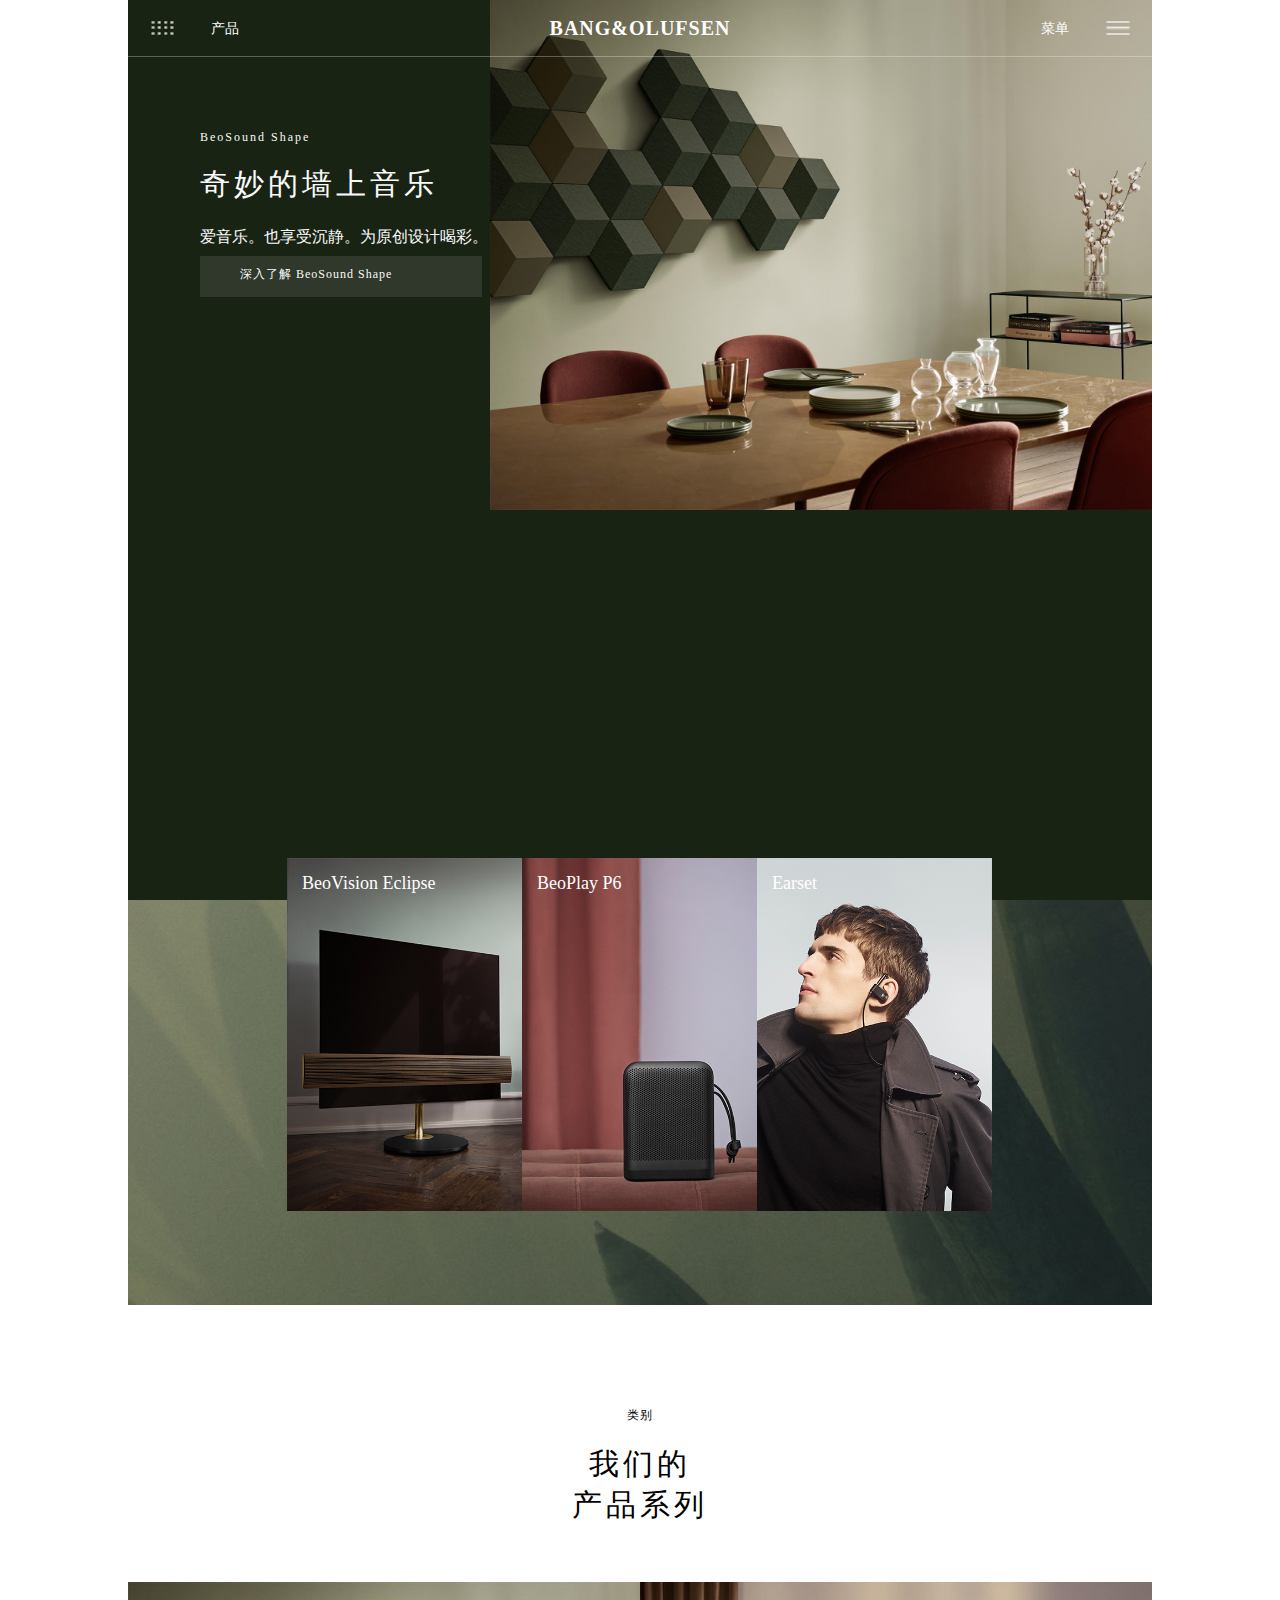
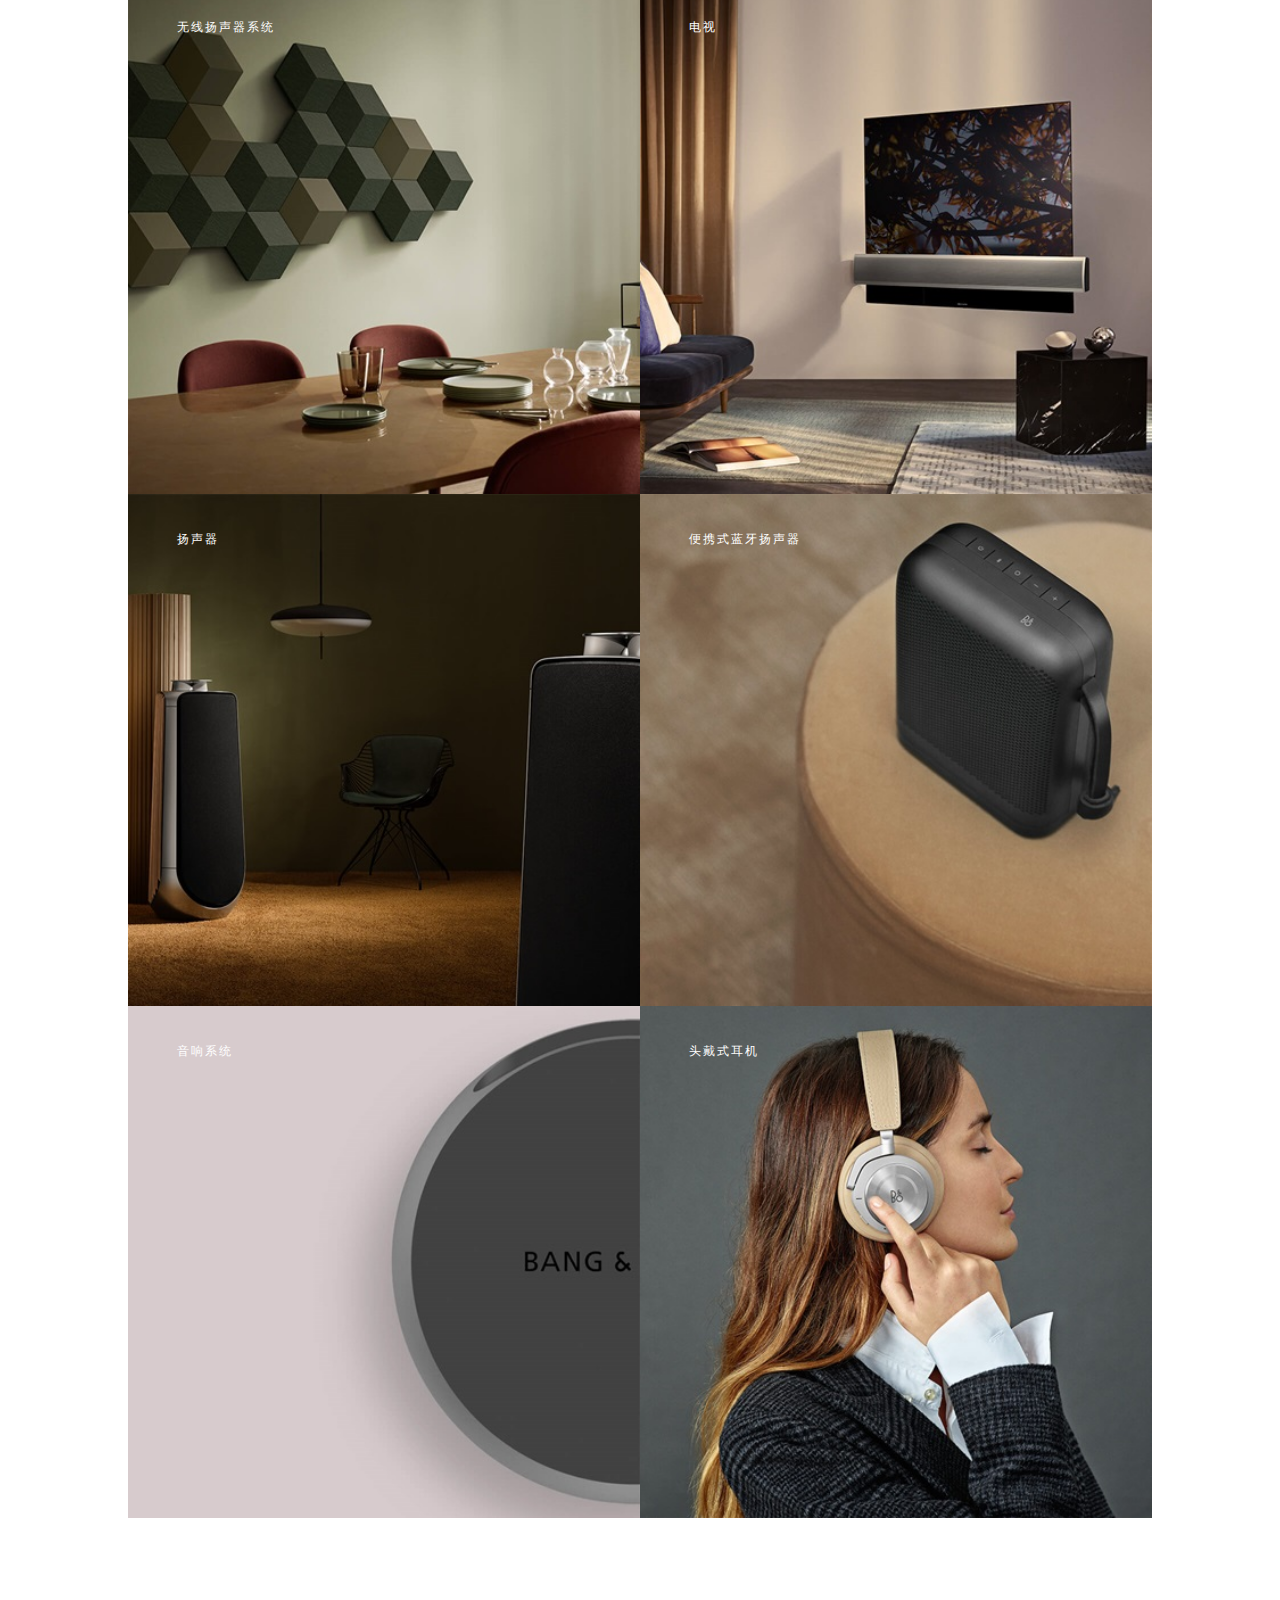
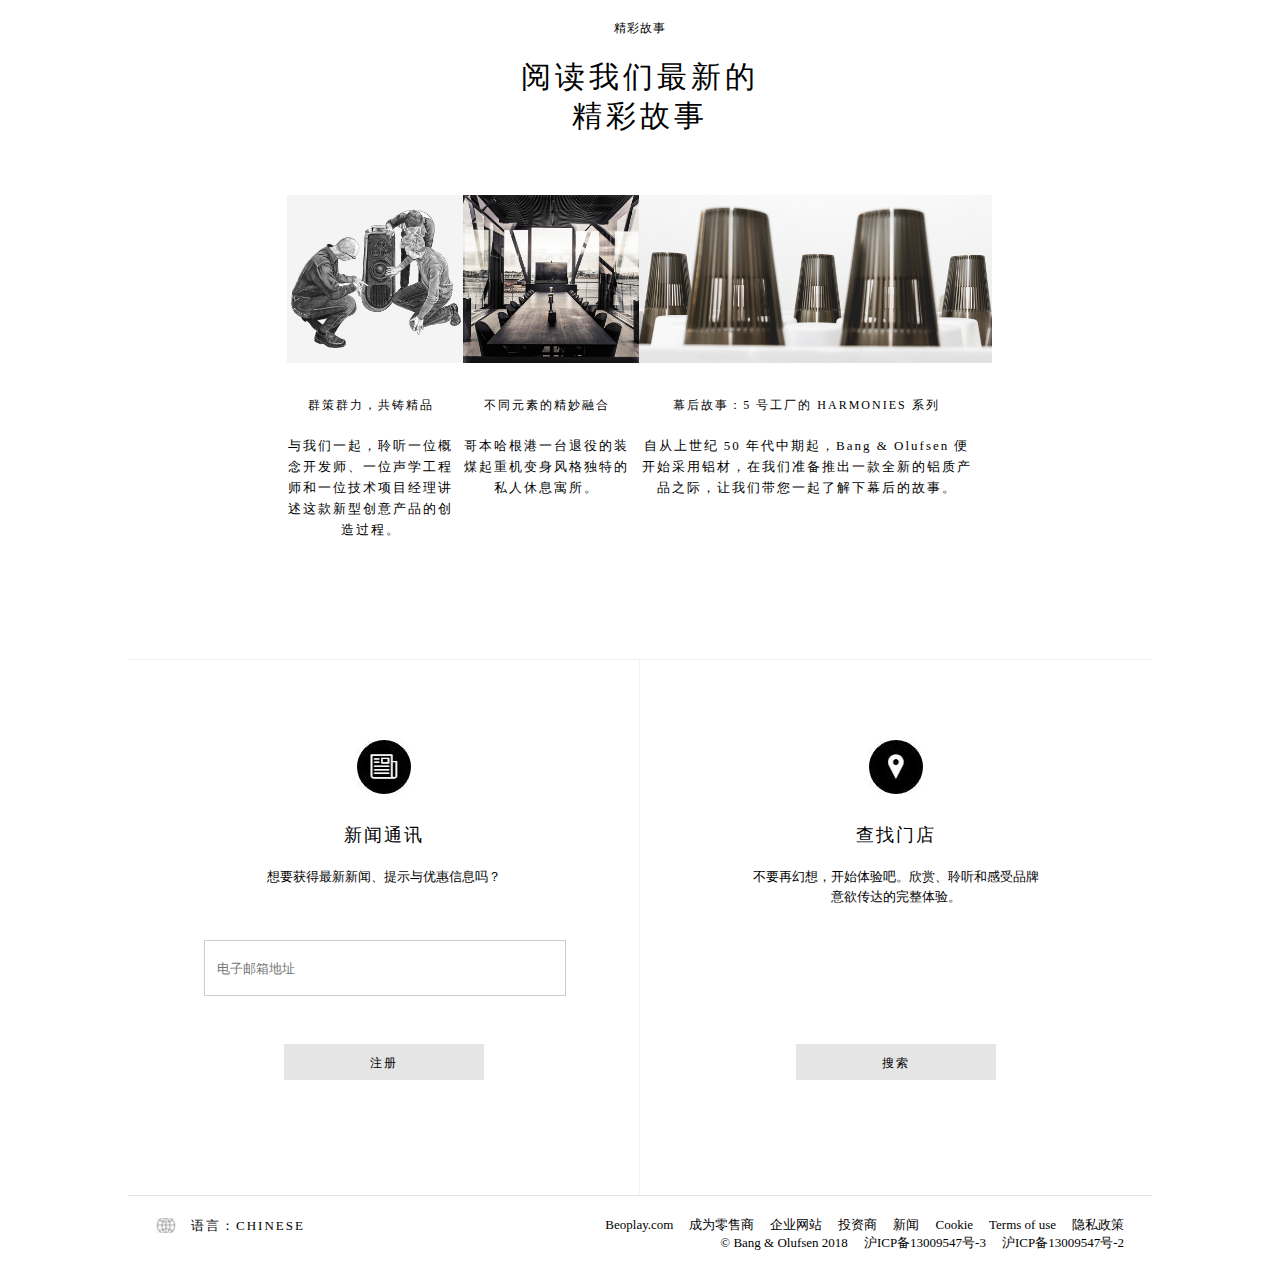
<file: index.html>
<!doctype html>
<html lang="en">
<head>
    <meta charset="UTF-8">
    <title>musics</title>
    <link rel="stylesheet" href="index.css">
</head>
<body>
<div class="whole">
    <div class="top-menu">
        <div class="menu-left">产品</div>
        <div class="menu-center">BANG&OLUFSEN</div>
        <div class="menu-right">菜单</div>
    </div>
    <div class="top">
        <div class="one-pic"></div>
        <div class="one-text">
            <div class="text-one">BeoSound Shape</div>
            <div class="text-two">奇妙的墙上音乐</div>
            <div class="text-three">爱音乐。也享受沉静。为原创设计喝彩。</div>
            <a href="#" class="text-four">深入了解 BeoSound Shape</a>
        </div>
    </div>
    <div class="banner">
        <div class="pro-box">
            <div class="product">
                <h4 class="pro-item">BeoVision Eclipse</h4>
                <img src="beovision-eclipse-frontpage-brass-smoked-oak-2.jpg" alt="" class="pro-pic">
            </div>
            <div class="product">
                <h4 class="pro-item">BeoPlay P6</h4>
                <img src="beoplay-p6-8.jpg" alt="" class="pro-pic">
            </div>
            <div class="product">
                <h4 class="pro-item">Earset</h4>
                <img src="earset-subtile1.jpg" alt="" class="pro-pic">
            </div>
        </div>
    </div>
    <div class="two-text">
        <h6 class="text-top">类别</h6>
        <h2 class="text-bottom">我们的<br>产品系列</h2>
    </div>
    <div class="pro-list">
        <div class="list"><h2 class="text-item">无线扬声器系统</h2></div>
        <div class="list"><h2 class="text-item">电视</h2></div>
        <div class="list"><h2 class="text-item">扬声器</h2></div>
        <div class="list"><h2 class="text-item">便携式蓝牙扬声器</h2></div>
        <div class="list"><h2 class="text-item">音响系统</h2></div>
        <div class="list"><h2 class="text-item">头戴式耳机</h2></div>
    </div>
    <div class="three-text">
        <h6 class="text-t">精彩故事</h6>
        <h2 class="text-b">阅读我们最新的<br>精彩故事</h2>
    </div>
    <div class="card">
        <div class="card-left">
            <div class="pic-left"></div>
            <div class="text-left">
                <h5 class="lt">群策群力，共铸精品</h5>
                <h5 class="lb">与我们一起，聆听一位概念开发师、一位声学工程师和一位技术项目经理讲述这款新型创意产品的创造过程。</h5>
            </div>
        </div>
        <div class="card-center">
            <div class="pic-center"></div>
            <div class="text-center">
                <h5 class="ct">不同元素的精妙融合</h5>
                <h5 class="cb">哥本哈根港一台退役的装煤起重机变身风格独特的私人休息寓所。</h5>
            </div>
        </div>
        <div class="card-right">
            <div class="pic-right"></div>
            <div class="text-right">
                <h5 class="rt">幕后故事：5 号工厂的 HARMONIES 系列</h5>
                <h5 class="rb">自从上世纪 50 年代中期起，Bang & Olufsen 便开始采用铝材，在我们准备推出一款全新的铝质产品之际，让我们带您一起了解下幕后的故事。</h5>
            </div>
        </div>
    </div>
    <div class="f-box">
        <div class="low">
            <div class="icon"></div>
            <h5>新闻通讯</h5>
            <h6>想要获得最新新闻、提示与优惠信息吗？</h6>
            <input type="text" placeholder="电子邮箱地址">
            <div class="fb">注册</div>
        </div>
        <div class="low">
            <div class="icon"></div>
            <h5>查找门店</h5>
            <h6>不要再幻想，开始体验吧。欣赏、聆听和感受品牌意欲传达的完整体验。</h6>
            <div class="fb">搜索</div>
        </div>
    </div>
    <div class="b-box">
        <div class="key-box">
            <a href="" class="language">语言：CHINESE</a>
        </div>
        <div class="key-box">
            <a href="" class="index-name">隐私政策</a>
            <a href="" class="index-name">Terms of use</a>
            <a href="" class="index-name">Cookie</a>
            <a href="" class="index-name">新闻</a>
            <a href="" class="index-name">投资商</a>
            <a href="" class="index-name">企业网站</a>
            <a href="" class="index-name">成为零售商</a>
            <a href="" class="index-name">Beoplay.com</a>
            <a href="" class="index-name">沪ICP备13009547号-2</a>
            <a href="" class="index-name">沪ICP备13009547号-3</a>
            <a href="" class="index-name">© Bang & Olufsen 2018</a>
        </div>
    </div>
</div>
</body>
</html>
</file>
<file: index.css>
* {
    margin: 0;
    box-sizing: border-box;
}

.whole {
    width: 1024px;
    margin: 0 auto;
    position: relative;
}

.top-menu {
    width: 100%;
    height: 57px;
    position: absolute;
    padding: 0 22px;
    display: flex;
    z-index: 2000;
    /*同行盒子排列*/
    justify-content: space-between;
    color: #fff;
    border-bottom: 1px rgba(250, 250, 250, 0.3) solid;
}

.menu-center {
    font-size: 20px;
    font-weight: 600;
    line-height: 57px;
    text-align: center;
    letter-spacing: 1px;

}

.menu-left, .menu-right {
    width: 150px;
    height: 100%;
    line-height: 57px;
    font-size: 14px;
    font-weight: 500;
    text-align: center;
}

.menu-left {
    background: url(left.jpg) no-repeat left center / 25px 16px;
}

.menu-right {
    background: url(right.jpg) no-repeat right center / 25px 16px;
}

.top {
    width: 100%;
    height: 100vh;
    background: #192314;
    overflow: hidden;
    position: relative;
}

.one-pic {
    width: 662px;
    height: 510px;
    background: url(green-beosound-shape-desktop.jpg);
    background-size: 662px 510px;
    float: right;
}

.one-text {
    width: 512px;
    height: 199px;
    position: absolute;
    top: 125px;
    left: 72px;
    color: rgb(250, 250, 250);
}

.text-one {
    height: 24px;
    font-size: 12px;
    font-weight: 400;
    line-height: 24px;
    letter-spacing: 2px;
    margin-bottom: 10px;
}

.text-two {
    height: 39px;
    margin-top: 15px;
    margin-bottom: 24px;
    font-size: 30px;
    font-weight: 500;
    letter-spacing: 4px;
}

.text-four {
    width: 282px;
    height: 41px;
    display: block;
    margin-top: 8px;
    margin-bottom: 8px;
    background-color: rgba(250, 250, 250, 0.1);
    font-size: 12px;
    font-style: normal;
    font-weight: 400;
    color: rgb(250, 250, 250);
    padding: 10px 40px;
    /*取消下滑线*/
    text-decoration: none;
    /*字间距*/
    letter-spacing: 1px;
}

.banner {
    width: 100%;
    height: 405px;
    background: url(img-bg-1350.jpg);
    background-size: 1024px;
}

.pro-box {
    width: 706px;
    height: 353px;
    position: relative;
    z-index: 100;
    margin: 0 auto;
    /*浮动后超出部分隐藏*/
    overflow: hidden;
    /*子盒子超出父盒子移动*/
    transform: translateY(-42px);
}

.product {
    width: 235px;
    height: 353px;
    float: left;
    /*子盒子自由后位置约束，不能跑出父盒子*/
    position: relative;
}

.pro-pic {
    width: 100%;
}

.pro-item {
    /*子盒子自由*/
    position: absolute;
    top: 15px;
    left: 15px;
    font-size: 18px;
    font-weight: 500;
    color: #fff;
}

.two-text {
    width: 823px;
    height: 117px;
    margin: 100px auto 60px;
}

.text-top {
    width: 100%;
    height: 21px;
    margin: 12px 0 18px;
    font-size: 12px;
    font-weight: 400;
    line-height: 21px;
    text-align: center;
    color: rgb(0, 0, 0);
    letter-spacing: 1px;
}

.text-bottom {
    width: 100%;
    height: 78px;
    margin: 15px 0 24px;
    text-align: center;
    font-size: 30px;
    font-weight: 500;
    letter-spacing: 4px;
}

.pro-list {
    width: 100%;
    display: flex;
    /*盒子自动换行*/
    flex-wrap: wrap;
}

.list {
    width: 512px;
    height: 512px;
    background: red;
    position: relative;
}

/*同类名单独设计语法*/
.list:nth-child(1) {
    background: url(beosound-shape-mobile.jpg);
    background-size: 512px auto;
}

.list:nth-child(2) {
    background: url(beovision-eclipse-mobile.jpg);
    background-size: 512px auto;
}

.list:nth-child(3) {
    background: url(beolab-50-mobile.jpg);
    background-size: 512px auto;
}

.list:nth-child(4) {
    background: url(beoplay-p6-categories-mobile-2.jpg);
    background-size: 512px auto;
}

.list:nth-child(5) {
    background: url(beosound-core-mobile.jpg);
    background-size: 512px auto;
}

.list:nth-child(6) {
    background: url(beoplay-h9i-mobile.jpg);
    background-size: 512px auto;
}

.text-item {
    width: 432px;
    height: 15px;
    position: absolute;
    margin-top: 37px;
    margin-left: 49px;
    font-size: 12px;
    font-weight: 500;
    color: #fff;
    letter-spacing: 2px;
}

.three-text {
    width: 823px;
    height: 117px;
    margin: 100px auto 60px;
}

.text-t {
    width: 100%;
    height: 21px;
    font-size: 12px;
    font-weight: 400;
    line-height: 21px;
    letter-spacing: 1px;
    margin: 12px 0 18px;
    text-align: center;
}

.text-b {
    width: 100%;
    height: 78px;
    margin: 15px 0 24px;
    font-size: 30px;
    font-weight: 500;
    line-height: 39px;
    letter-spacing: 4px;
    text-align: center;
}

.card {
    width: 706px;
    height: 464px;
    margin: 0 auto;
    display: flex;
}

.card-left {
    width: 176px;
    height: 325px;
    margin-bottom: 40px;
}

.pic-left {
    width: 100%;
    height: 168px;
    background: url(design-as-a-group-effort-01.jpg);
    background-size: 176px 168px;
}

.text-left {
    width: 167px;
    height: 126px;
    margin-top: 30px;
    margin-right: 9px;
    color: #000;
}

.lt {
    width: 100%;
    height: 24px;
    margin-bottom: 18px;
    font-size: 12px;
    font-weight: 300;
    line-height: 24px;
}

.lb {
    width: 100%;
    height: 84px;
    font-weight: 300;
    font-size: 13px;
    line-height: 21px;
}

.card-center {
    width: 176px;
    height: 325px;
    margin-bottom: 40px;
}

.pic-center {
    width: 100%;
    height: 168px;
    background: url(the-krane.jpg);
    background-size: 176px 168px;
}

.text-center {
    width: 167px;
    height: 105px;
    margin-top: 30px;
    margin-right: 9px;
    color: #000;
}

.ct {
    width: 100%;
    height: 24px;
    margin-bottom: 18px;
    font-size: 12px;
    font-weight: 300;
    line-height: 24px;
}

.cb {
    width: 100%;
    height: 63px;
    font-weight: 300;
    font-size: 13px;
    line-height: 21px;
}

.card-right {
    width: 353px;
    height: 325px;
    margin-bottom: 40px;
}

.pic-right {
    width: 100%;
    height: 168px;
    background: url(harmonies-story.jpg);
    background-size: 353px 168px;
}

.text-right {
    width: 335px;
    height: 105px;
    margin-top: 30px;
    margin-right: 18px;
    color: #000;
}

.rt {
    width: 335px;
    height: 24px;
    margin-bottom: 18px;
    font-size: 12px;
    font-weight: 300;
    line-height: 24px;
}

.rb {
    width: 335px;
    height: 63px;
    font-size: 13px;
    line-height: 21px;
    font-weight: 300;
}

.f-box {
    width: 100%;
    height: 536px;
    padding: 0 14px;
    border-top: 1px solid #f2f2f2;
    display: flex;
}

.low {
    width: 498px;
    height: 100%;
}

.low:nth-child(1) {
    border-right: 1px solid #f2f2f2;
    padding: 80px 14px 0 0;
}

.low:nth-child(2) {
    padding: 80px 0 0 14px;
}

.icon {
    width: 54px;
    height: 54px;
    margin: 0 auto 30px;
}

.low:nth-child(1) .icon {
    background: url("fleft.jpg") 54px 54px;
}

.low:nth-child(2) .icon {
    background: url("fright.jpg") 54px 54px;
}

h5 {
    width: 290px;
    height: 23px;
    margin: 0 auto 13px;
    font-size: 18px;
    font-weight: 500;
    letter-spacing: 2px;
    line-height: 23px;
    text-align: center;
}

h6 {
    width: 290px;
    height: 40px;
    margin: 20px auto;
    text-align: center;
    line-height: 20px;
    font-size: 13px;
    font-weight: 300;
}

.fb {
    width: 200px;
    height: 36px;
    padding: 12px 35px;
    margin: 8px auto;
    font-size: 12px;
    font-weight: 500;
    line-height: 14px;
    color: #000;
    letter-spacing: 2px;
    text-align: center;
    background-color: rgba(0, 0, 0, 0.1);
}

input {
    width: 362px;
    height: 56px;
    padding: 6px 12px;
    border: 1px solid rgb(204 204 204);
    margin: 13px 62px 40px;
    /*取消input边框亮度*/
    outline: none;
}

.low:nth-child(2) .fb {
    margin: 137px auto 8px;
}

.b-box {
    width: 100%;
    height: 84px;
    padding: 20px 14px;
    border-top: 1px solid #e5e5e5;
    font-size: 16px;
    font-weight: 400;
    display: flex;
    justify-content: space-between;
}

.key-box:nth-child(1) {
    width: 356px;
    height: 20px;
    padding: 0 14px;
}

.key-box:nth-child(2) {
    width: 640px;
    height: 42px;
    padding: 0 14px;
    overflow: hidden;
}

.index-name {
    display: block;
    line-height: 18px;
    font-size: 13px;
    font-weight: 400;
    color: #000;
    float: right;
    margin-left: 16px;
    text-decoration: none;

}

.language {
    font-size: 13px;
    line-height: 20px;
    color: #000;
    letter-spacing: 2px;
    background: url(language.jpg) no-repeat center left / 20px 20px;
    padding-left: 35px;
    text-decoration: none;
}
</file>
